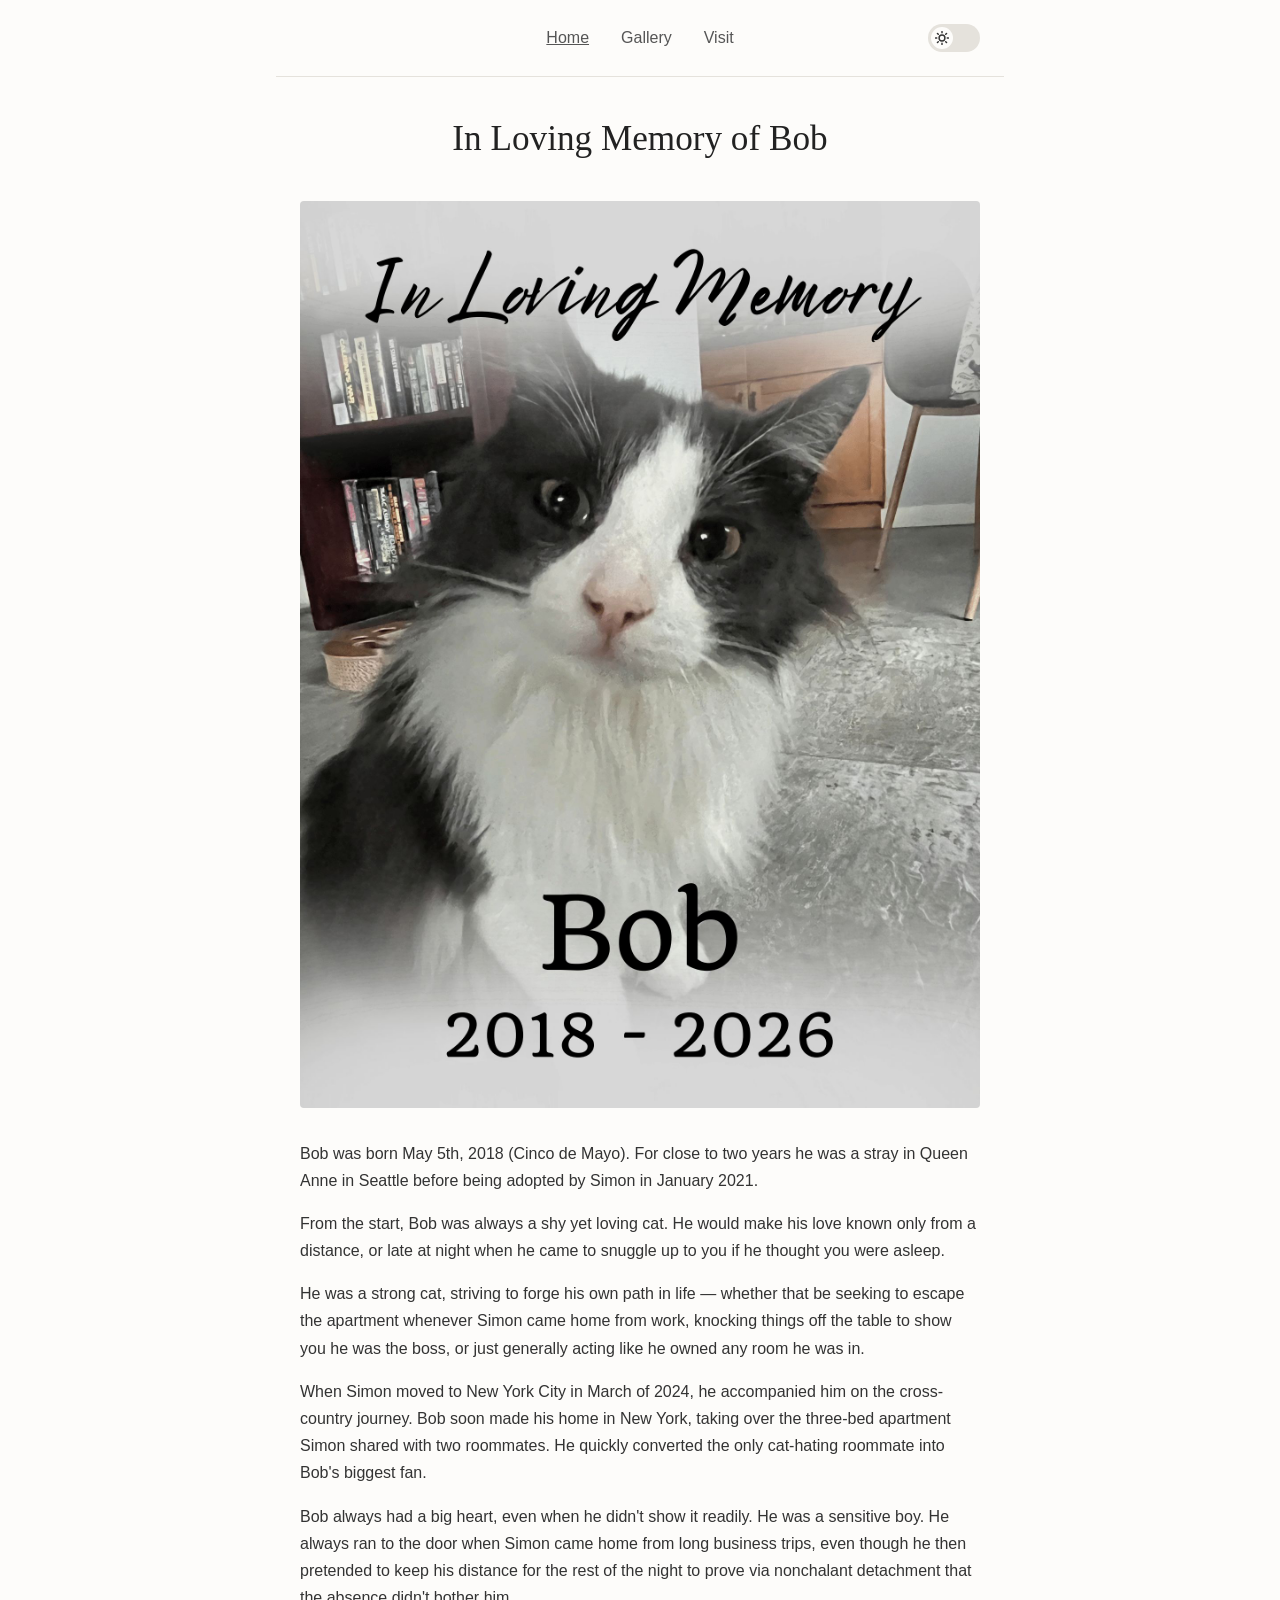
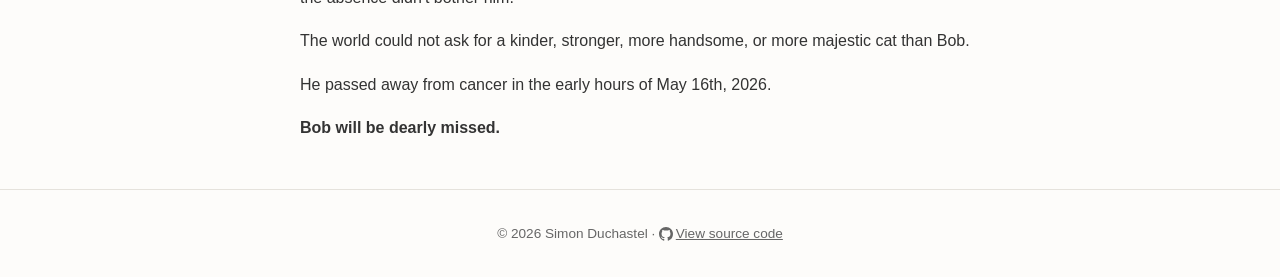
<file: index.html>
<!DOCTYPE html>
<html lang="en">
<head>
  <meta charset="UTF-8">
  <meta name="viewport" content="width=device-width, initial-scale=1.0">
  <title>In Memory of Bob</title>
  <script src="theme.js"></script>
  <link rel="stylesheet" href="style.css">
</head>
<body>
  <nav>
    <div class="nav-links">
      <a href="index.html" aria-current="page">Home</a>
      <a href="gallery.html">Gallery</a>
      <a href="visit.html">Visit</a>
    </div>
    <label class="theme-toggle" for="theme-toggle">
      <input type="checkbox" id="theme-toggle" aria-label="Toggle dark mode">
      <span class="switch-thumb">
        <svg class="icon-sun" xmlns="http://www.w3.org/2000/svg" width="14" height="14" viewBox="0 0 24 24" fill="none" stroke="currentColor" stroke-width="2.5" stroke-linecap="round" stroke-linejoin="round"><circle cx="12" cy="12" r="5"/><path d="M12 1v2M12 21v2M4.22 4.22l1.42 1.42M18.36 18.36l1.42 1.42M1 12h2M21 12h2M4.22 19.78l1.42-1.42M18.36 5.64l1.42-1.42"/></svg>
        <svg class="icon-moon" xmlns="http://www.w3.org/2000/svg" width="14" height="14" viewBox="0 0 24 24" fill="none" stroke="currentColor" stroke-width="2.5" stroke-linecap="round" stroke-linejoin="round"><path d="M21 12.79A9 9 0 1 1 11.21 3 7 7 0 0 0 21 12.79z"/></svg>
      </span>
    </label>
  </nav>

  <main>
    <h1>In Loving Memory of Bob</h1>

    <figure class="hero">
      <label for="lb-hero" class="lightbox-trigger">
        <img src="images/in-loving-memory.jpg" alt="Bob">
      </label>
    </figure>

    <input type="checkbox" id="lb-hero" hidden>
    <label for="lb-hero" class="lightbox">
      <span class="lightbox-close">&times;</span>
      <img src="images/in-loving-memory.jpg" alt="Bob">
    </label>

    <p>Bob was born May 5th, 2018 (Cinco de Mayo). For close to two years he was a stray in Queen Anne in Seattle before being adopted by Simon in January 2021.</p>

    <p>From the start, Bob was always a shy yet loving cat. He would make his love known only from a distance, or late at night when he came to snuggle up to you if he thought you were asleep.</p>

    <p>He was a strong cat, striving to forge his own path in life — whether that be seeking to escape the apartment whenever Simon came home from work, knocking things off the table to show you he was the boss, or just generally acting like he owned any room he was in.</p>

    <p>When Simon moved to New York City in March of 2024, he accompanied him on the cross-country journey. Bob soon made his home in New York, taking over the three-bed apartment Simon shared with two roommates. He quickly converted the only cat-hating roommate into Bob's biggest fan.</p>

    <p>Bob always had a big heart, even when he didn't show it readily. He was a sensitive boy. He always ran to the door when Simon came home from long business trips, even though he then pretended to keep his distance for the rest of the night to prove via nonchalant detachment that the absence didn't bother him.</p>

    <p>The world could not ask for a kinder, stronger, more handsome, or more majestic cat than Bob.</p>

    <p>He passed away from cancer in the early hours of May 16th, 2026.</p>
      
    <p><strong>Bob will be dearly missed.</strong></p>
  </main>

  <footer>
    &copy; 2026 Simon Duchastel ·
    <a href="https://github.com/simon-duchastel/bob-memorial" target="_blank" rel="noopener noreferrer">
      <svg class="github-icon" xmlns="http://www.w3.org/2000/svg" width="14" height="14" viewBox="0 0 16 16" fill="currentColor">
        <path d="M8 0C3.58 0 0 3.58 0 8c0 3.54 2.29 6.53 5.47 7.59.4.07.55-.17.55-.38 0-.19-.01-.82-.01-1.49-2.01.37-2.53-.49-2.69-.94-.09-.23-.48-.94-.82-1.13-.28-.15-.68-.52-.01-.53.63-.01 1.08.58 1.23.82.72 1.21 1.87.87 2.33.66.07-.52.28-.87.51-1.07-1.78-.2-3.64-.89-3.64-3.95 0-.87.31-1.59.82-2.15-.08-.2-.36-1.02.08-2.12 0 0 .67-.21 2.2.82.64-.18 1.32-.27 2-.27.68 0 1.36.09 2 .27 1.53-1.04 2.2-.82 2.2-.82.44 1.1.16 1.92.08 2.12.51.56.82 1.28.82 2.15 0 3.07-1.87 3.75-3.65 3.95.29.25.54.73.54 1.48 0 1.07-.01 1.93-.01 2.2 0 .21.15.46.55.38A8.013 8.013 0 0016 8c0-4.42-3.58-8-8-8z"/>
      </svg>View source code
    </a>
  </footer>
  <script src="lightbox.js"></script>
</body>
</html>
</file>
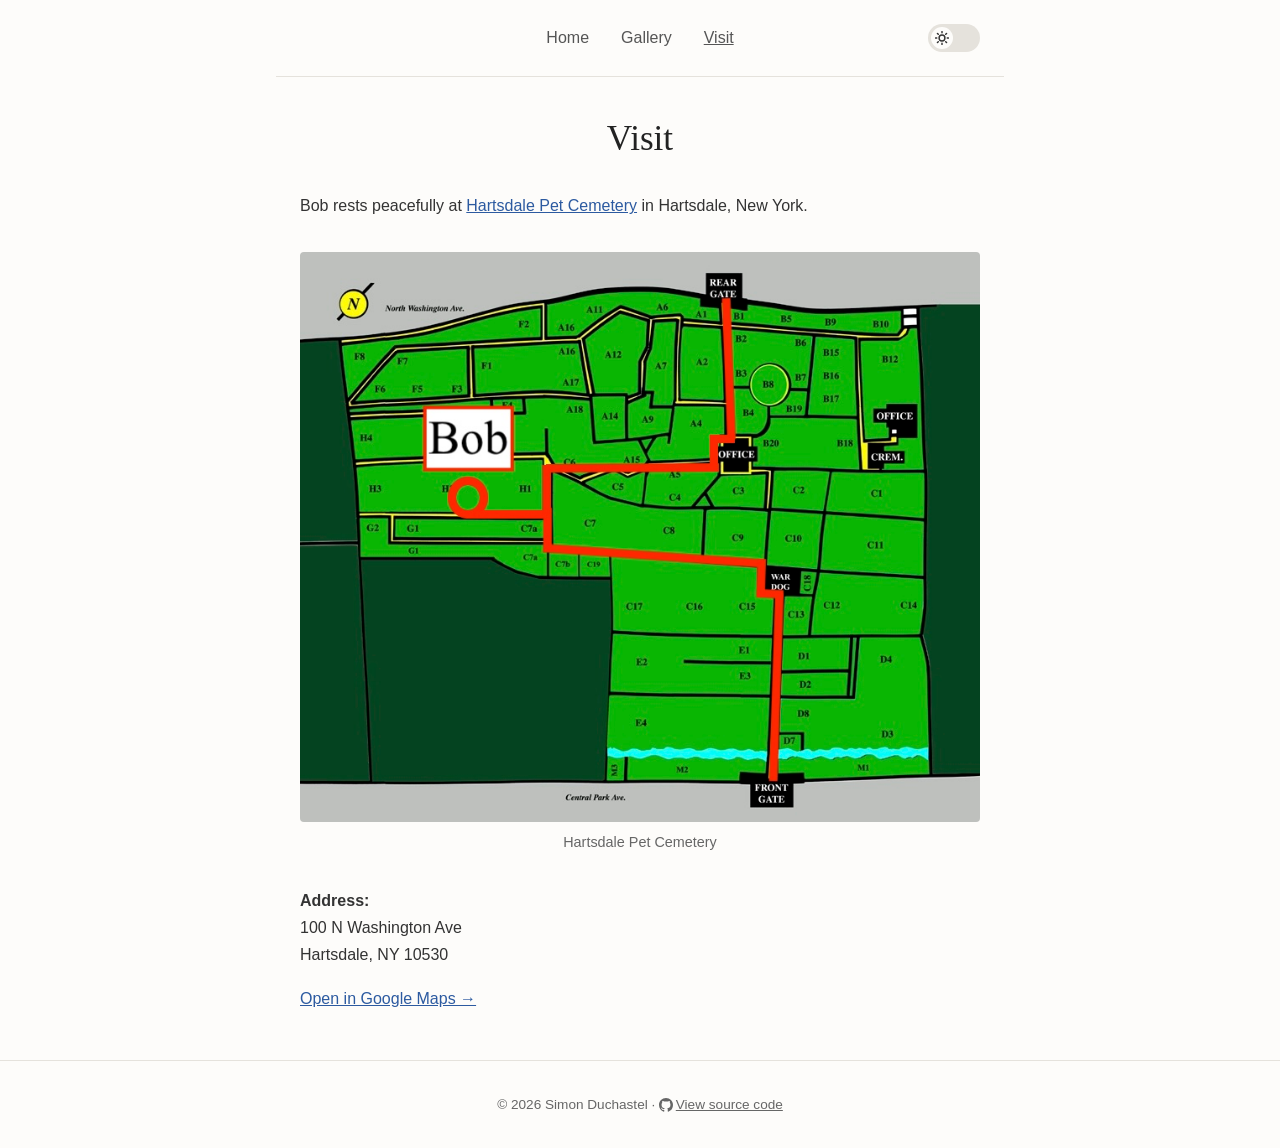
<file: visit.html>
<!DOCTYPE html>
<html lang="en">
<head>
  <meta charset="UTF-8">
  <meta name="viewport" content="width=device-width, initial-scale=1.0">
  <title>Visit Bob</title>
  <script src="theme.js"></script>
  <link rel="stylesheet" href="style.css">
</head>
<body>
  <nav>
    <div class="nav-links">
      <a href="index.html">Home</a>
      <a href="gallery.html">Gallery</a>
      <a href="visit.html" aria-current="page">Visit</a>
    </div>
    <label class="theme-toggle" for="theme-toggle">
      <input type="checkbox" id="theme-toggle" aria-label="Toggle dark mode">
      <span class="switch-thumb">
        <svg class="icon-sun" xmlns="http://www.w3.org/2000/svg" width="14" height="14" viewBox="0 0 24 24" fill="none" stroke="currentColor" stroke-width="2.5" stroke-linecap="round" stroke-linejoin="round"><circle cx="12" cy="12" r="5"/><path d="M12 1v2M12 21v2M4.22 4.22l1.42 1.42M18.36 18.36l1.42 1.42M1 12h2M21 12h2M4.22 19.78l1.42-1.42M18.36 5.64l1.42-1.42"/></svg>
        <svg class="icon-moon" xmlns="http://www.w3.org/2000/svg" width="14" height="14" viewBox="0 0 24 24" fill="none" stroke="currentColor" stroke-width="2.5" stroke-linecap="round" stroke-linejoin="round"><path d="M21 12.79A9 9 0 1 1 11.21 3 7 7 0 0 0 21 12.79z"/></svg>
      </span>
    </label>
  </nav>

  <main>
    <h1>Visit</h1>

    <p>Bob rests peacefully at <a href="https://petcem.com/" target="_blank" rel="noopener">Hartsdale Pet Cemetery</a> in Hartsdale, New York.</p>

    <figure>
      <label for="lb-map" class="lightbox-trigger">
        <img src="images/bob-map.jpg" alt="Bob's resting place at Hartsdale Pet Cemetery">
      </label>
      <figcaption>Hartsdale Pet Cemetery</figcaption>
    </figure>

    <input type="checkbox" id="lb-map" hidden>
    <label for="lb-map" class="lightbox">
      <span class="lightbox-close">&times;</span>
      <img src="images/bob-map.jpg" alt="Bob's resting place at Hartsdale Pet Cemetery">
    </label>

    <p>
      <strong>Address:</strong><br>
      100 N Washington Ave<br>
      Hartsdale, NY 10530
    </p>

    <p>
      <a href="https://www.google.com/maps/search/?api=1&query=41.021139,-73.797556" target="_blank" rel="noopener">
        Open in Google Maps &rarr;
      </a>
    </p>
  </main>

  <footer>
    &copy; 2026 Simon Duchastel ·
    <a href="https://github.com/simon-duchastel/bob-memorial" target="_blank" rel="noopener noreferrer">
      <svg class="github-icon" xmlns="http://www.w3.org/2000/svg" width="14" height="14" viewBox="0 0 16 16" fill="currentColor">
        <path d="M8 0C3.58 0 0 3.58 0 8c0 3.54 2.29 6.53 5.47 7.59.4.07.55-.17.55-.38 0-.19-.01-.82-.01-1.49-2.01.37-2.53-.49-2.69-.94-.09-.23-.48-.94-.82-1.13-.28-.15-.68-.52-.01-.53.63-.01 1.08.58 1.23.82.72 1.21 1.87.87 2.33.66.07-.52.28-.87.51-1.07-1.78-.2-3.64-.89-3.64-3.95 0-.87.31-1.59.82-2.15-.08-.2-.36-1.02.08-2.12 0 0 .67-.21 2.2.82.64-.18 1.32-.27 2-.27.68 0 1.36.09 2 .27 1.53-1.04 2.2-.82 2.2-.82.44 1.1.16 1.92.08 2.12.51.56.82 1.28.82 2.15 0 3.07-1.87 3.75-3.65 3.95.29.25.54.73.54 1.48 0 1.07-.01 1.93-.01 2.2 0 .21.15.46.55.38A8.013 8.013 0 0016 8c0-4.42-3.58-8-8-8z"/>
      </svg>View source code
    </a>
  </footer>
  <script src="lightbox.js"></script>
</body>
</html>
</file>
<file: style.css>
:root {
  --bg: #fdfcfa;
  --text: #333;
  --heading: #222;
  --muted: #666;
  --nav: #555;
  --border: #e5e2dc;
  --link: #2c5aa0;
  --nav-hover: #000;
  --lightbox-bg: rgba(0, 0, 0, 0.72);
  --lightbox-close: #fff;
}

/* Follow the OS color scheme unless an explicit choice was made */
@media (prefers-color-scheme: dark) {
  :root:not(.theme-light) {
    --bg: #1a1a1a;
    --text: #d5d0c8;
    --heading: #e5e2dc;
    --muted: #999;
    --nav: #aaa;
    --border: #3a3530;
    --link: #7aa8e0;
    --nav-hover: #fff;
    --lightbox-bg: rgba(0, 0, 0, 0.92);
    --lightbox-close: #fff;
  }

  /* The switch follows the effective theme, not just the checkbox */
  :root:not(.theme-light) .theme-toggle {
    background: #555;
  }

  :root:not(.theme-light) .theme-toggle .icon-moon {
    opacity: 1;
  }

  :root:not(.theme-light) .theme-toggle .icon-sun {
    opacity: 0;
  }

  :root:not(.theme-light) .theme-toggle .switch-thumb {
    transform: translateX(24px);
  }
}

:root.theme-dark,
:root:has(#theme-toggle:checked) {
  --bg: #1a1a1a;
  --text: #d5d0c8;
  --heading: #e5e2dc;
  --muted: #999;
  --nav: #aaa;
  --border: #3a3530;
  --link: #7aa8e0;
  --nav-hover: #fff;
  --lightbox-bg: rgba(0, 0, 0, 0.92);
  --lightbox-close: #fff;
}

body {
  font-family: -apple-system, BlinkMacSystemFont, "Segoe UI", Roboto, sans-serif;
  line-height: 1.7;
  color: var(--text);
  background: var(--bg);
  margin: 0;
  padding: 0;
}

nav {
  max-width: 680px;
  margin: 0 auto;
  padding: 1.5rem;
  display: grid;
  grid-template-columns: 1fr auto 1fr;
  align-items: center;
  border-bottom: 1px solid var(--border);
}

.nav-links {
  grid-column: 2;
  display: flex;
  justify-content: center;
  gap: 2rem;
}

nav a {
  color: var(--nav);
  text-decoration: none;
  font-weight: 500;
}

nav a:hover {
  color: var(--nav-hover);
  text-decoration: underline;
}

nav a[aria-current="page"] {
  text-decoration: underline;
}

.theme-toggle {
  grid-column: 3;
  justify-self: end;
  position: relative;
  width: 52px;
  height: 28px;
  border-radius: 28px;
  border: none;
  background: var(--border);
  cursor: pointer;
  padding: 0;
}

.theme-toggle input {
  position: absolute;
  inset: 0;
  opacity: 0;
  margin: 0;
  cursor: pointer;
}

.theme-toggle:has(input:focus-visible) {
  outline: 2px solid var(--link);
  outline-offset: 2px;
}

.theme-toggle:hover {
  opacity: 0.9;
}

.switch-thumb {
  position: absolute;
  top: 3px;
  left: 3px;
  width: 22px;
  height: 22px;
  border-radius: 50%;
  background: var(--bg);
  display: flex;
  align-items: center;
  justify-content: center;
  transition: transform 0.3s cubic-bezier(0.4, 0.0, 0.2, 1);
}

:root.theme-dark .switch-thumb,
:root:has(#theme-toggle:checked) .switch-thumb {
  transform: translateX(24px);
}

.theme-toggle svg {
  position: absolute;
  opacity: 0;
  color: var(--text);
  transition: opacity 0.2s;
}

.theme-toggle .icon-sun {
  opacity: 1;
}

:root.theme-dark .theme-toggle .icon-moon,
:root:has(#theme-toggle:checked) .theme-toggle .icon-moon {
  opacity: 1;
}

:root.theme-dark .theme-toggle .icon-sun,
:root:has(#theme-toggle:checked) .theme-toggle .icon-sun {
  opacity: 0;
}

:root.theme-dark .theme-toggle,
:root:has(#theme-toggle:checked) .theme-toggle {
  background: #555;
  transition: background 0.3s;
}

main {
  max-width: 680px;
  margin: 0 auto;
  padding: 2rem 1.5rem;
}

h1, h2 {
  font-family: Georgia, "Times New Roman", serif;
  text-align: center;
  font-weight: normal;
  color: var(--heading);
}

h1 {
  margin-top: 0;
  font-size: 2.2rem;
}

img {
  max-width: 100%;
  height: auto;
  display: block;
  border-radius: 4px;
}

figure {
  margin: 2rem 0;
}

figcaption {
  text-align: center;
  font-size: 0.9rem;
  color: var(--muted);
  margin-top: 0.5rem;
}

.hero {
  margin: 2rem 0;
}

.gallery img {
  margin: 0 auto 2rem;
}

/* Two columns of photos once the viewport is wide enough.
   The wider layout gets a wider main so the photos use the
   available width instead of hugging the reading column. */
@media (min-width: 840px) {
  .gallery-page {
    max-width: 1200px;
  }

  .gallery-grid {
    display: grid;
    grid-template-columns: 1fr 1fr;
    align-items: center;
    gap: 2rem 1.5rem;
  }

  .gallery-grid .gallery {
    margin: 0;
  }

  .gallery-grid .gallery img {
    margin-bottom: 0;
  }
}

a {
  color: var(--link);
}

footer {
  text-align: center;
  padding: 2rem;
  font-size: 0.85rem;
  color: var(--muted);
  border-top: 1px solid var(--border);
}

footer a {
  color: inherit;
}

footer .github-icon {
  vertical-align: middle;
  margin-right: 0.2em;
}

.lightbox-trigger {
  display: block;
  cursor: zoom-in;
}

.lightbox {
  display: none;
  position: fixed;
  inset: 0;
  background: var(--lightbox-bg);
  z-index: 100;
  justify-content: center;
  align-items: center;
  padding: 2rem;
  cursor: default;
}

input[type="checkbox"]:checked + .lightbox {
  display: flex;
}

.lightbox img {
  max-width: 100%;
  max-height: 100%;
  object-fit: contain;
  border-radius: 4px;
}

.lightbox-close {
  position: absolute;
  top: 1rem;
  right: 1.5rem;
  color: var(--lightbox-close);
  font-size: 2rem;
  opacity: 0.8;
  line-height: 1;
  cursor: pointer;
}

.lightbox:hover .lightbox-close {
  opacity: 1;
}
</file>
